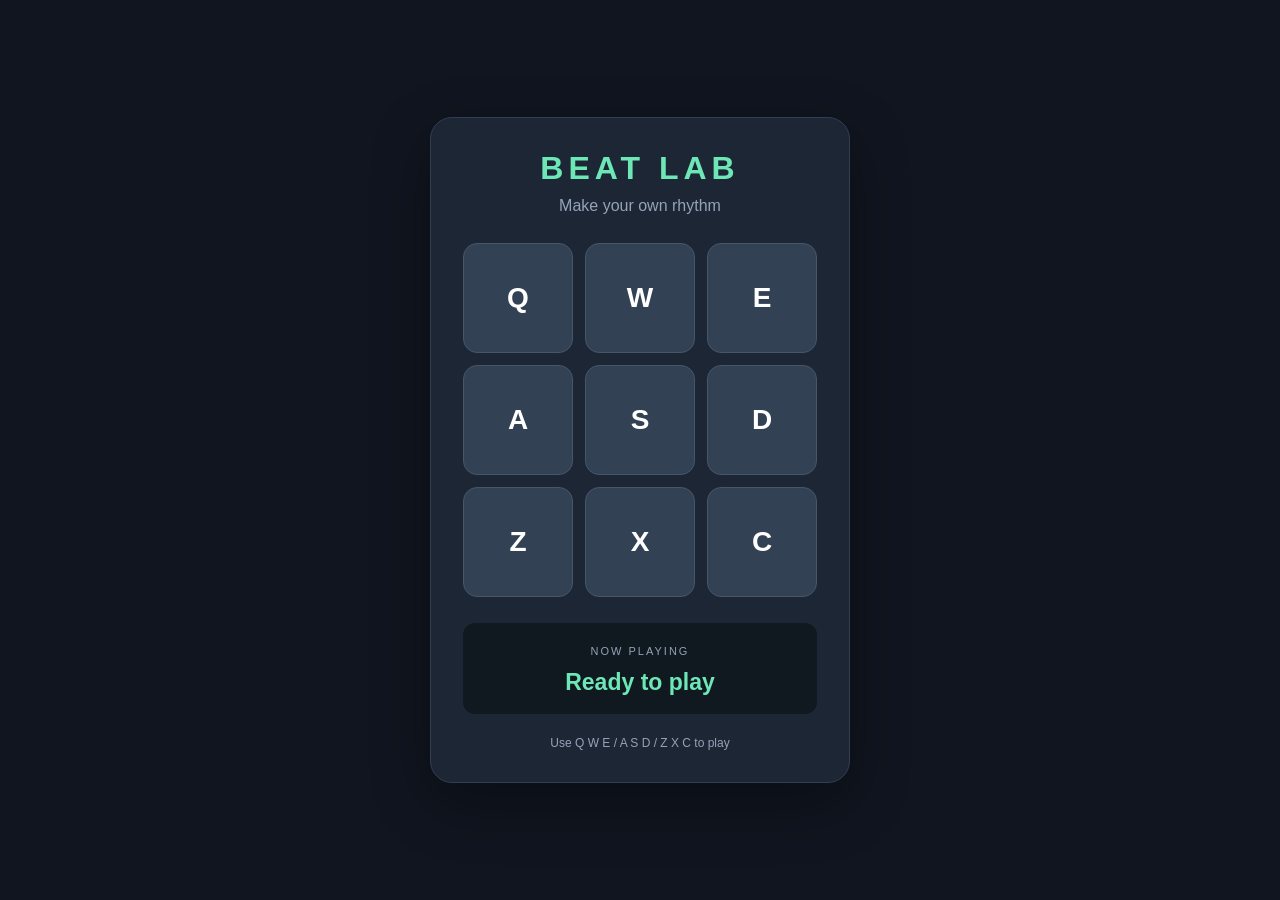
<file: Build-a-Drum-Machine/index.html>
<!DOCTYPE html>
<html lang="en">
<head>
  <meta charset="UTF-8">
  <meta name="viewport" content="width=device-width, initial-scale=1.0">
  <title>Drum Machine</title>
  <link rel="stylesheet" href="styles.css">
</head>
<body>
  <div id="drum-machine">
    <h1>BEAT LAB</h1>
    <p class="subtitle">Make your own rhythm</p>

    <div id="pad-bank">
      <button class="drum-pad" id="Heater-1">
        Q
        <audio class="clip" id="Q" src="https://cdn.freecodecamp.org/curriculum/drum/Heater-1.mp3"></audio>
      </button>

      <button class="drum-pad" id="Heater-2">
        W
        <audio class="clip" id="W" src="https://cdn.freecodecamp.org/curriculum/drum/Heater-2.mp3"></audio>
      </button>

      <button class="drum-pad" id="Heater-3">
        E
        <audio class="clip" id="E" src="https://cdn.freecodecamp.org/curriculum/drum/Heater-3.mp3"></audio>
      </button>

      <button class="drum-pad" id="Heater-4">
        A
        <audio class="clip" id="A" src="https://cdn.freecodecamp.org/curriculum/drum/Heater-4_1.mp3"></audio>
      </button>

      <button class="drum-pad" id="Clap">
        S
        <audio class="clip" id="S" src="https://cdn.freecodecamp.org/curriculum/drum/Heater-6.mp3"></audio>
      </button>

      <button class="drum-pad" id="Open-HH">
        D
        <audio class="clip" id="D" src="https://cdn.freecodecamp.org/curriculum/drum/Dsc_Oh.mp3"></audio>
      </button>

      <button class="drum-pad" id="Kick-n-Hat">
        Z
        <audio class="clip" id="Z" src="https://cdn.freecodecamp.org/curriculum/drum/Kick_n_Hat.mp3"></audio>
      </button>

      <button class="drum-pad" id="Kick">
        X
        <audio class="clip" id="X" src="https://cdn.freecodecamp.org/curriculum/drum/RP4_KICK_1.mp3"></audio>
      </button>

      <button class="drum-pad" id="Closed-HH">
        C
        <audio class="clip" id="C" src="https://cdn.freecodecamp.org/curriculum/drum/Cev_H2.mp3"></audio>
      </button>
    </div>

    <div class="display-container">
      <span>NOW PLAYING</span>
      <p id="display">Ready to play</p>
    </div>

    <p class="hint">Use Q W E / A S D / Z X C to play</p>
  </div>

  <script src="script.js"></script>
</body>
</html>
</file>
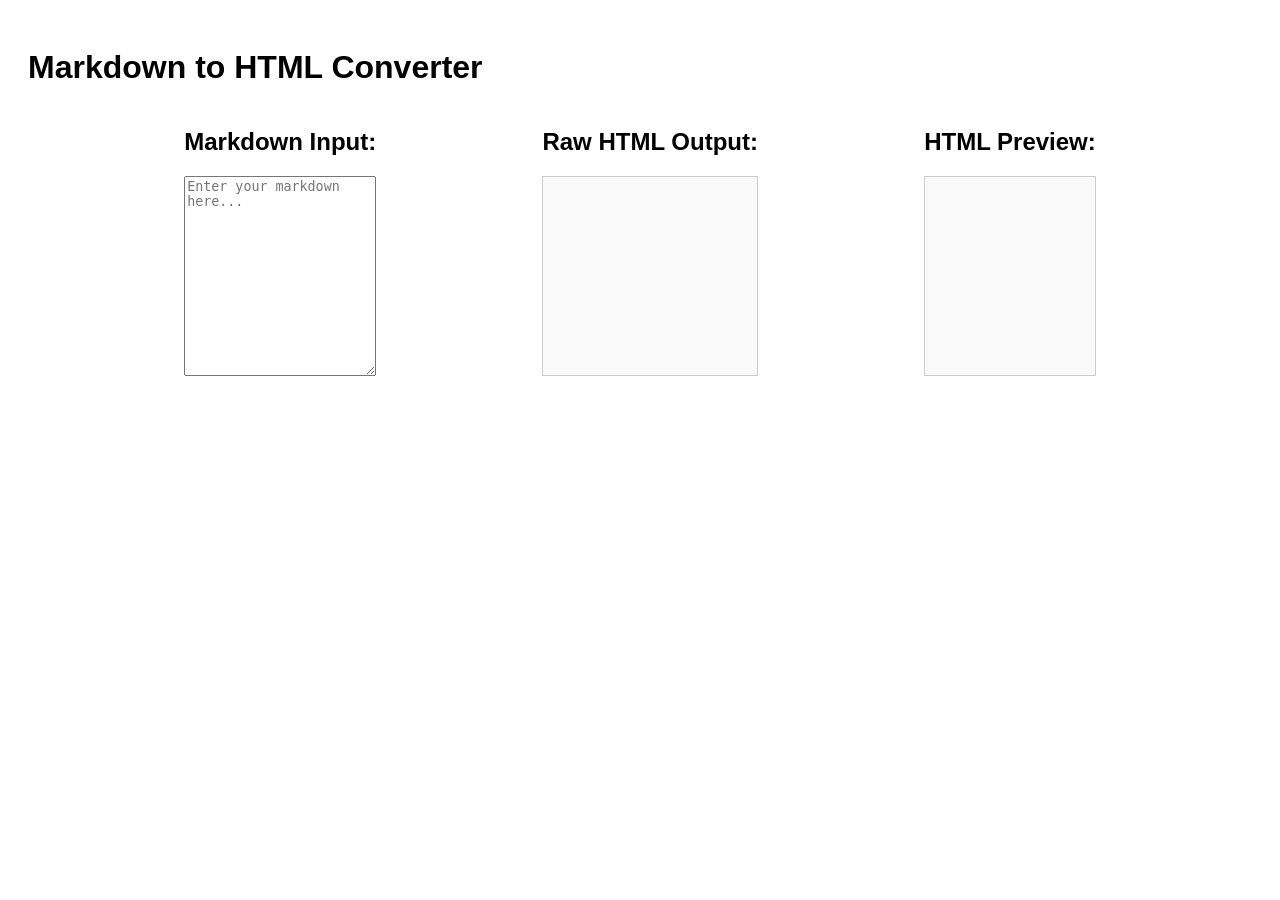
<file: Build-a-Markdown-to-HTML-Converter/index.html>
<!DOCTYPE html>
<html lang="en">

<head>
    <meta charset="UTF-8">
    <meta name="viewport" content="width=device-width, initial-scale=1.0">
    <title>Markdown to HTML Converter</title>
    <link rel="stylesheet" href="styles.css">
</head>

<body>
    <h1>Markdown to HTML Converter</h1>
    <div id="container">
        <div class="container">
            <h2>Markdown Input:</h2>
            <textarea id="markdown-input" placeholder="Enter your markdown here..."></textarea>
        </div>
        <div class="container">
            <h2>Raw HTML Output:</h2>
            <div id="html-output"></div>
        </div>
        <div class="container">
            <h2>HTML Preview:</h2>
            <div id="preview"></div>
        </div>
    </div>
    <script src="script.js"></script>
</body>

</html>
</file>
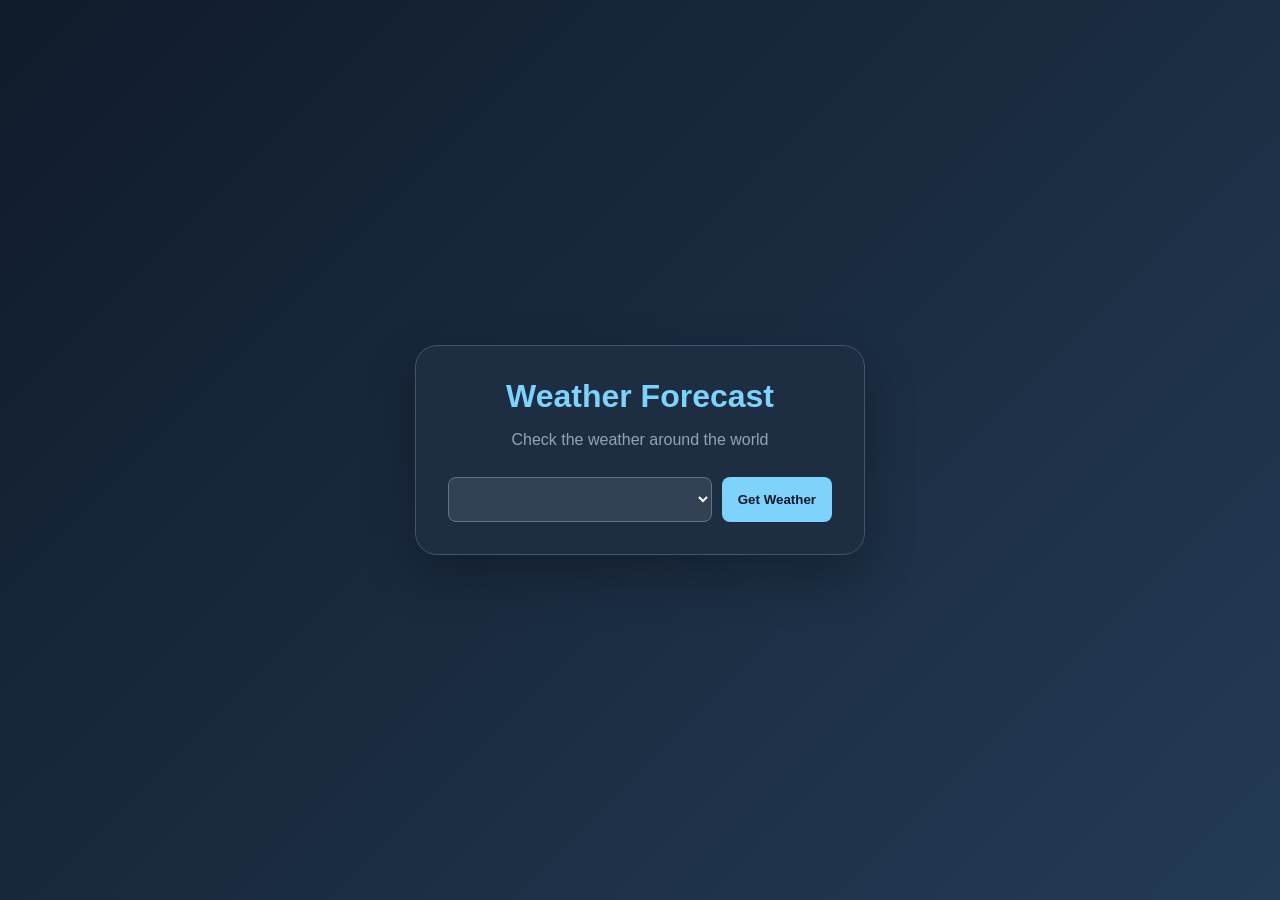
<file: Build-a-Weather-App/index.html>
<!DOCTYPE html>
<html lang="en">
<head>
  <meta charset="UTF-8">
  <meta name="viewport" content="width=device-width, initial-scale=1.0">
  <title>Weather App</title>
  <link rel="stylesheet" href="styles.css">
</head>
<body>
  <div class="weather-app">
    <h1>Weather Forecast</h1>
    <p class="subtitle">Check the weather around the world</p>

    <div class="search-container">
      <select id="city-select">
        <option value=""></option>
        <option value="new york">New York</option>
        <option value="los angeles">Los Angeles</option>
        <option value="chicago">Chicago</option>
        <option value="paris">Paris</option>
        <option value="tokyo">Tokyo</option>
        <option value="london">London</option>
      </select>

      <button id="get-weather-btn">Get Weather</button>
    </div>

    <div id="weather-result" class="weather-result" hidden>
      <h2 id="location"></h2>

      <img id="weather-icon" alt="Weather icon">

      <h3 id="weather-main"></h3>

      <div class="temperature">
        <span id="main-temperature"></span>
      </div>

      <div class="weather-details">
        <div>
          <p>Feels Like</p>
          <strong id="feels-like"></strong>
        </div>

        <div>
          <p>Humidity</p>
          <strong id="humidity"></strong>
        </div>

        <div>
          <p>Wind Speed</p>
          <strong id="wind"></strong>
        </div>

        <div>
          <p>Wind Gust</p>
          <strong id="wind-gust"></strong>
        </div>
      </div>
    </div>
  </div>

  <script src="script.js"></script>
</body>
</html>
</file>
<file: Build-a-Drum-Machine/styles.css>
* {
  box-sizing: border-box;
}

body {
  margin: 0;
  min-height: 100vh;
  display: flex;
  justify-content: center;
  align-items: center;
  background: #10151f;
  font-family: Arial, sans-serif;
  color: #f3f4f6;
}

#drum-machine {
  width: min(420px, 92vw);
  padding: 32px;
  border: 1px solid #343e50;
  border-radius: 22px;
  background: #1d2635;
  box-shadow: 0 20px 60px #0005;
  text-align: center;
}

h1 {
  margin: 0;
  color: #6ee7b7;
  letter-spacing: 5px;
}

.subtitle {
  margin: 10px 0 28px;
  color: #94a3b8;
}

#pad-bank {
  display: grid;
  grid-template-columns: repeat(3, 1fr);
  gap: 12px;
}

.drum-pad {
  aspect-ratio: 1;
  border: 1px solid #475569;
  border-radius: 14px;
  background: #334155;
  color: white;
  font-size: 28px;
  font-weight: bold;
  cursor: pointer;
  transition: background 0.1s, transform 0.1s;
}

.drum-pad:hover {
  background: #475569;
}

.drum-pad:active,
.drum-pad.active {
  background: #6ee7b7;
  color: #10241d;
  transform: scale(0.96);
}

.display-container {
  margin-top: 26px;
  padding: 18px;
  border-radius: 12px;
  background: #101820;
}

.display-container span {
  font-size: 11px;
  letter-spacing: 2px;
  color: #94a3b8;
}

#display {
  margin: 10px 0 0;
  color: #6ee7b7;
  font-size: 23px;
  font-weight: bold;
}

.hint {
  margin: 22px 0 0;
  color: #94a3b8;
  font-size: 12px;
}
</file>
<file: Build-a-Markdown-to-HTML-Converter/styles.css>
* {
     box-sizing: border-box;
}
 body {
     font-family: Arial, sans-serif;
     padding: 20px;
}
 #markdown-input {
     width: 100%;
     height: 100px;
}
 #html-output, #preview {
     height: 100px;
     display: inline-block;
     width: 100%;
     border: 1px solid #ccc;
     padding: 10px;
     margin: auto;
     white-space: pre-wrap;
     background-color: #f9f9f9;
}
 @media (min-width: 600px) {
     #markdown-input, #html-output, #preview {
         height: 200px;
         margin: 0;
    }
     #container {
         display: flex;
         justify-content: space-evenly;
         gap: 10px;
    }
}
</file>
<file: Build-a-Weather-App/styles.css>
* {
  box-sizing: border-box;
}

body {
  margin: 0;
  min-height: 100vh;
  display: flex;
  justify-content: center;
  align-items: center;
  background: linear-gradient(135deg, #101b2b, #243b55);
  color: #f8fafc;
  font-family: Arial, sans-serif;
}

.weather-app {
  width: min(450px, 92vw);
  padding: 32px;
  border: 1px solid #43556c;
  border-radius: 22px;
  background: #1d2d42;
  text-align: center;
  box-shadow: 0 20px 50px #0004;
}

h1 {
  margin: 0;
  color: #7dd3fc;
}

.subtitle {
  color: #94a3b8;
  margin-bottom: 28px;
}

.search-container {
  display: flex;
  gap: 10px;
}

select {
  flex: 1;
  min-width: 0;
  padding: 12px;
  border: 1px solid #64748b;
  border-radius: 8px;
  background: #334155;
  color: white;
  font-size: 15px;
}

button {
  padding: 12px 16px;
  border: none;
  border-radius: 8px;
  background: #7dd3fc;
  color: #0f172a;
  font-weight: bold;
  cursor: pointer;
}

button:hover {
  background: #38bdf8;
}

.weather-result {
  margin-top: 28px;
}

.weather-result[hidden] {
  display: none;
}

#location {
  font-size: 25px;
}

#weather-icon {
  width: 100px;
  height: 100px;
  object-fit: contain;
}

#weather-main {
  font-size: 20px;
  color: #bae6fd;
}

#main-temperature {
  font-size: 48px;
  font-weight: bold;
}

.weather-details {
  display: grid;
  grid-template-columns: repeat(2, 1fr);
  gap: 12px;
  margin-top: 28px;
}

.weather-details > div {
  padding: 16px 8px;
  border-radius: 12px;
  background: #334155;
}

.weather-details p {
  color: #cbd5e1;
  font-size: 13px;
}

.weather-details strong {
  font-size: 19px;
}

@media (max-width: 360px) {
  .search-container {
    flex-direction: column;
  }
}
</file>
